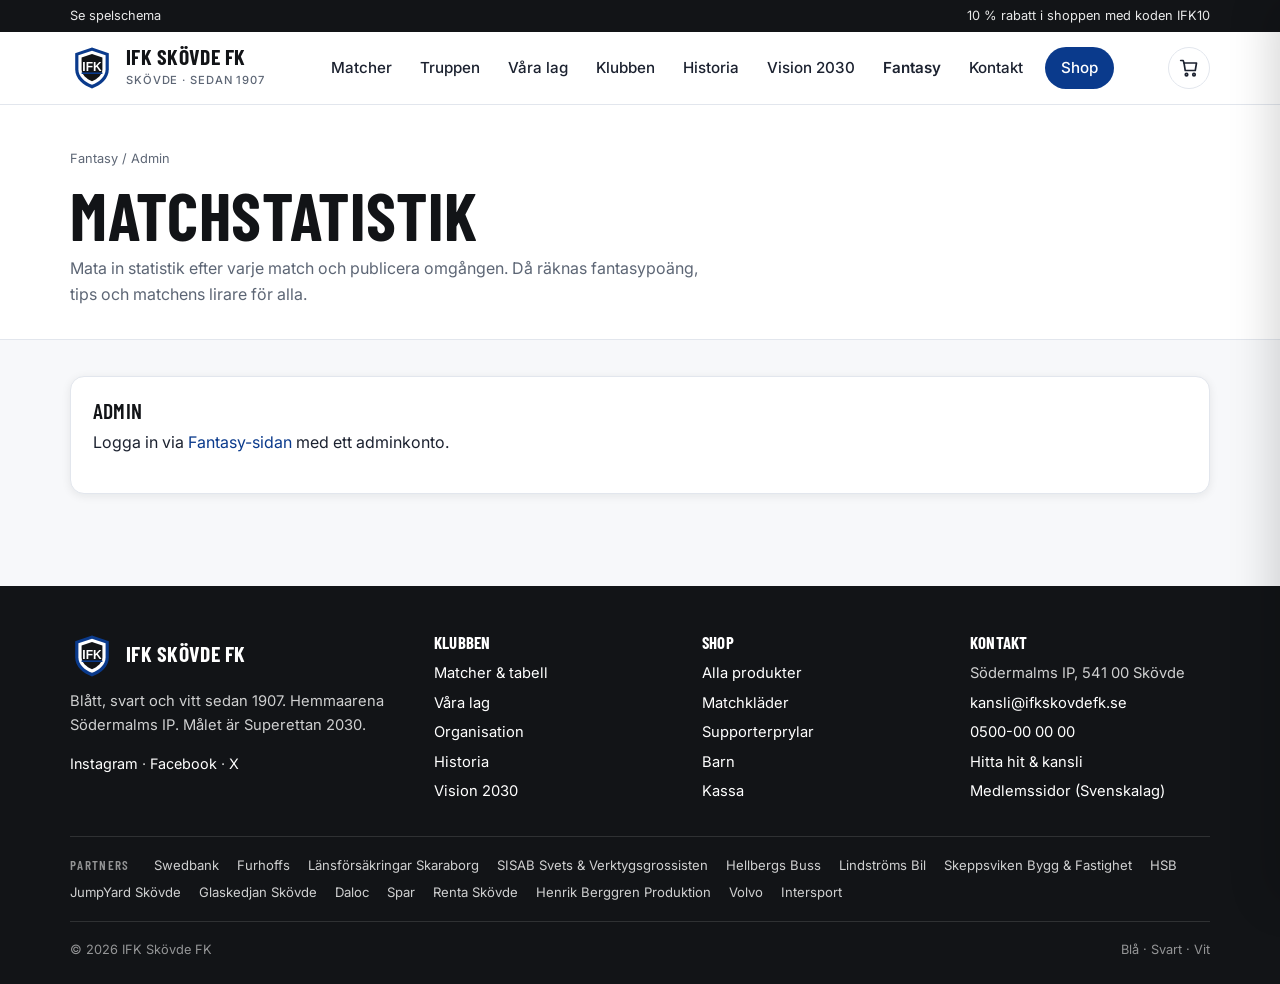
<file: admin.html>
<!DOCTYPE html>
<html lang="sv">
<head>
<meta charset="utf-8">
<meta name="viewport" content="width=device-width, initial-scale=1">
<meta name="theme-color" content="#0A3A8C">
<link rel="icon" href="assets/img/logo.svg" type="image/svg+xml">
<link rel="preconnect" href="https://fonts.googleapis.com"><link rel="preconnect" href="https://fonts.gstatic.com" crossorigin>
<link href="https://fonts.googleapis.com/css2?family=Barlow+Condensed:wght@600;700&family=Inter:wght@400;500;600;700&display=swap" rel="stylesheet">
<link rel="stylesheet" href="assets/css/style.css">
<title>Admin – IFK Skövde FK</title>
<meta name="robots" content="noindex">
</head>
<body data-page="admin">
<a class="skip-link" href="#main">Hoppa till innehåll</a>
<header class="site-header" id="site-header"></header>
<main id="main">
  <section class="page-hero"><div class="container"><div class="crumbs"><a href="fantasy.html">Fantasy</a> / Admin</div><h1>Matchstatistik</h1><p>Mata in statistik efter varje match och publicera omgången. Då räknas fantasypoäng, tips och matchens lirare för alla.</p></div></section>
  <section class="section--tight"><div class="container" id="admin"><p class="empty">Laddar…</p></div></section>
</main>
<footer class="site-footer" id="site-footer"></footer>
<script src="assets/js/data.js"></script>
<script src="assets/js/main.js"></script>
<script src="assets/js/shop.js"></script>
<script src="assets/js/backend.js"></script>
<script src="assets/js/scoring.js"></script>
<script src="assets/js/engage.js"></script>
<script src="assets/js/motion.js"></script>
<script src="assets/js/admin.js"></script>
</body>
</html>
</file>
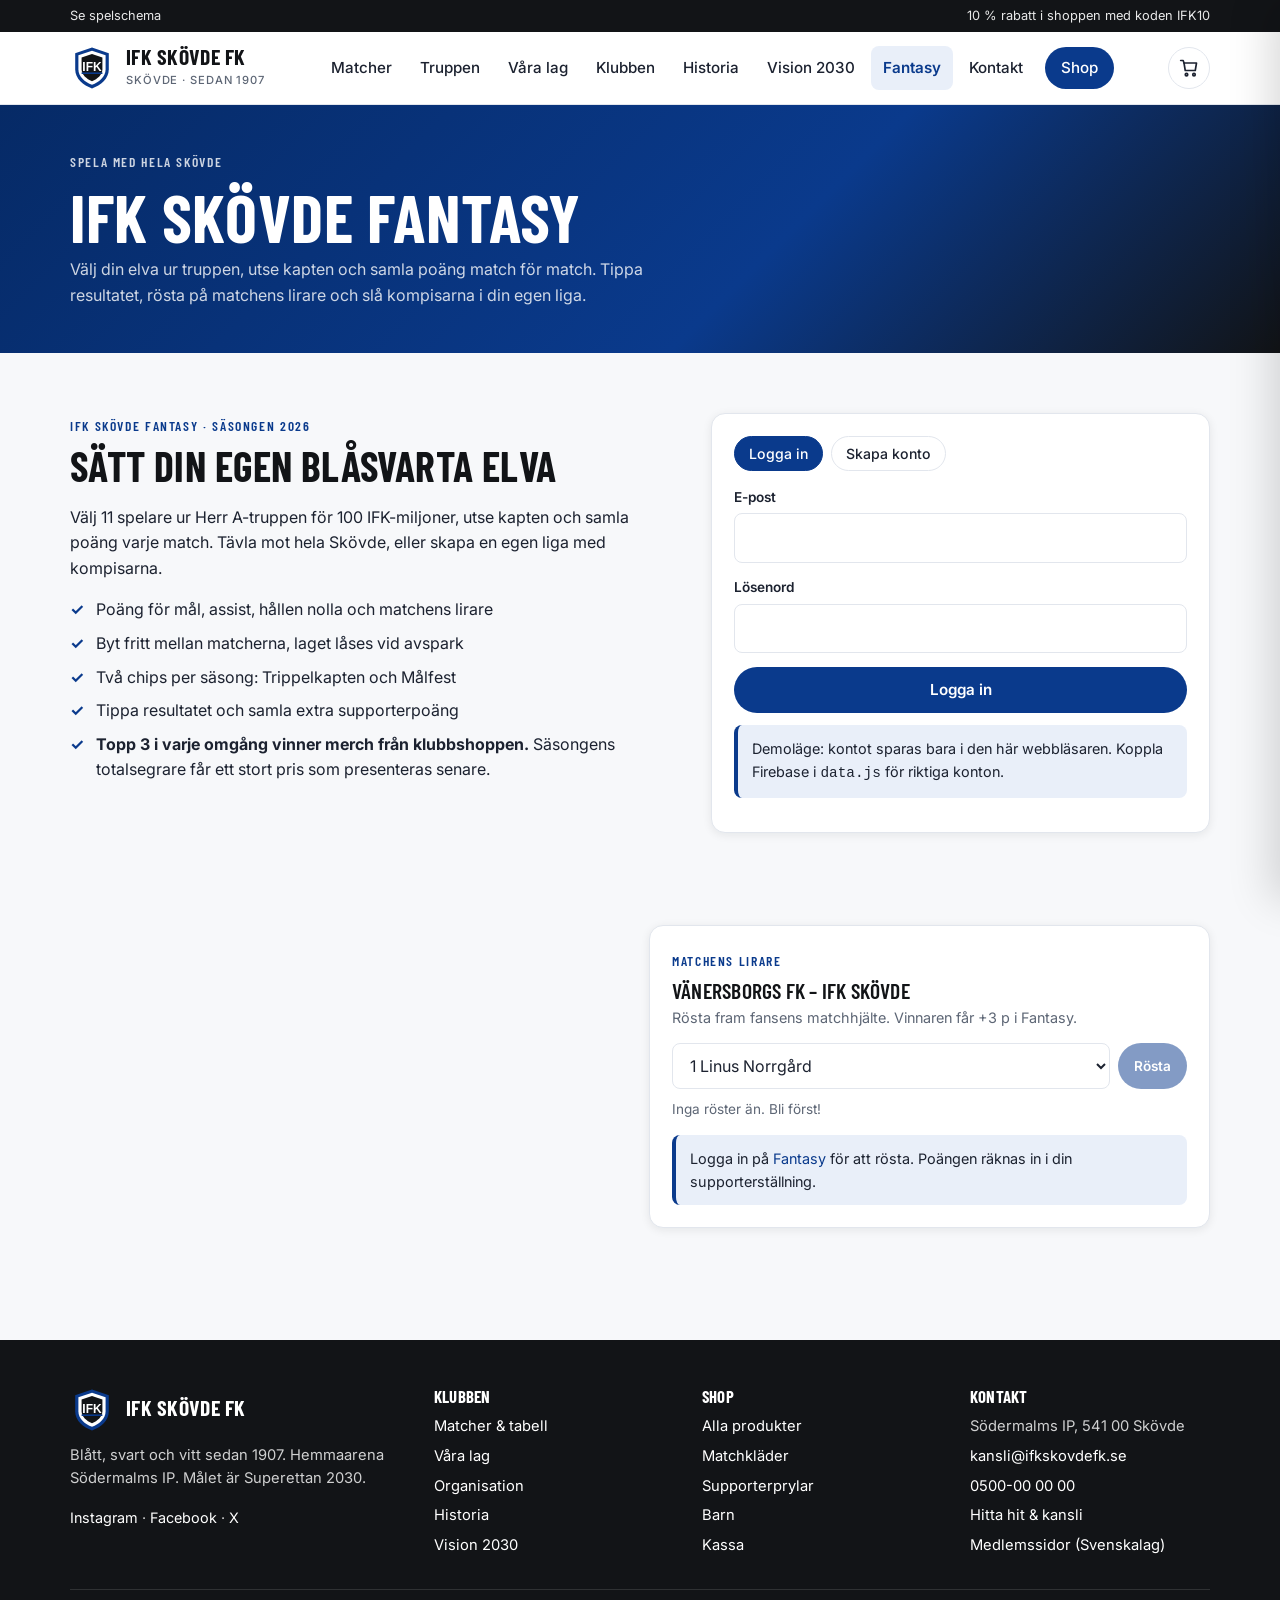
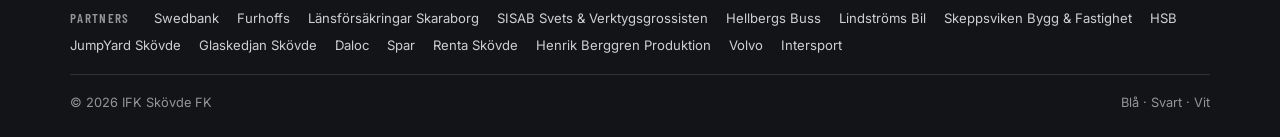
<file: fantasy.html>
<!DOCTYPE html>
<html lang="sv">
<head>
<meta charset="utf-8">
<meta name="viewport" content="width=device-width, initial-scale=1">
<meta name="theme-color" content="#0A3A8C">
<link rel="icon" href="assets/img/logo.svg" type="image/svg+xml">
<link rel="preconnect" href="https://fonts.googleapis.com"><link rel="preconnect" href="https://fonts.gstatic.com" crossorigin>
<link href="https://fonts.googleapis.com/css2?family=Barlow+Condensed:wght@600;700&family=Inter:wght@400;500;600;700&display=swap" rel="stylesheet">
<link rel="stylesheet" href="assets/css/style.css">
<title>IFK Skövde Fantasy</title>
<meta name="description" content="Sätt din egen blåsvarta elva, utse kapten och samla poäng varje match. Tävla mot hela Skövde i IFK Skövde Fantasy.">
</head>
<body data-page="fantasy">
<a class="skip-link" href="#main">Hoppa till innehåll</a>
<header class="site-header" id="site-header"></header>
<main id="main">
  <section class="fx-hero"><div class="container">
    <span class="eyebrow" style="color:#fff;opacity:.8">Spela med hela Skövde</span>
    <h1>IFK Skövde Fantasy</h1>
    <p>Välj din elva ur truppen, utse kapten och samla poäng match för match. Tippa resultatet, rösta på matchens lirare och slå kompisarna i din egen liga.</p>
  </div></section>
  <section class="section--tight"><div class="container" id="fantasy"><p class="empty">Laddar…</p></div></section>
  <section class="section"><div class="container"><div class="grid grid--2"><div id="tip-widget"></div><div id="motm-widget"></div></div></div></section>
</main>
<footer class="site-footer" id="site-footer"></footer>
<script src="assets/js/data.js"></script>
<script src="assets/js/main.js"></script>
<script src="assets/js/shop.js"></script>
<script src="assets/js/backend.js"></script>
<script src="assets/js/scoring.js"></script>
<script src="assets/js/engage.js"></script>
<script src="assets/js/motion.js"></script>
<script src="assets/js/fantasy.js"></script>
</body>
</html>
</file>
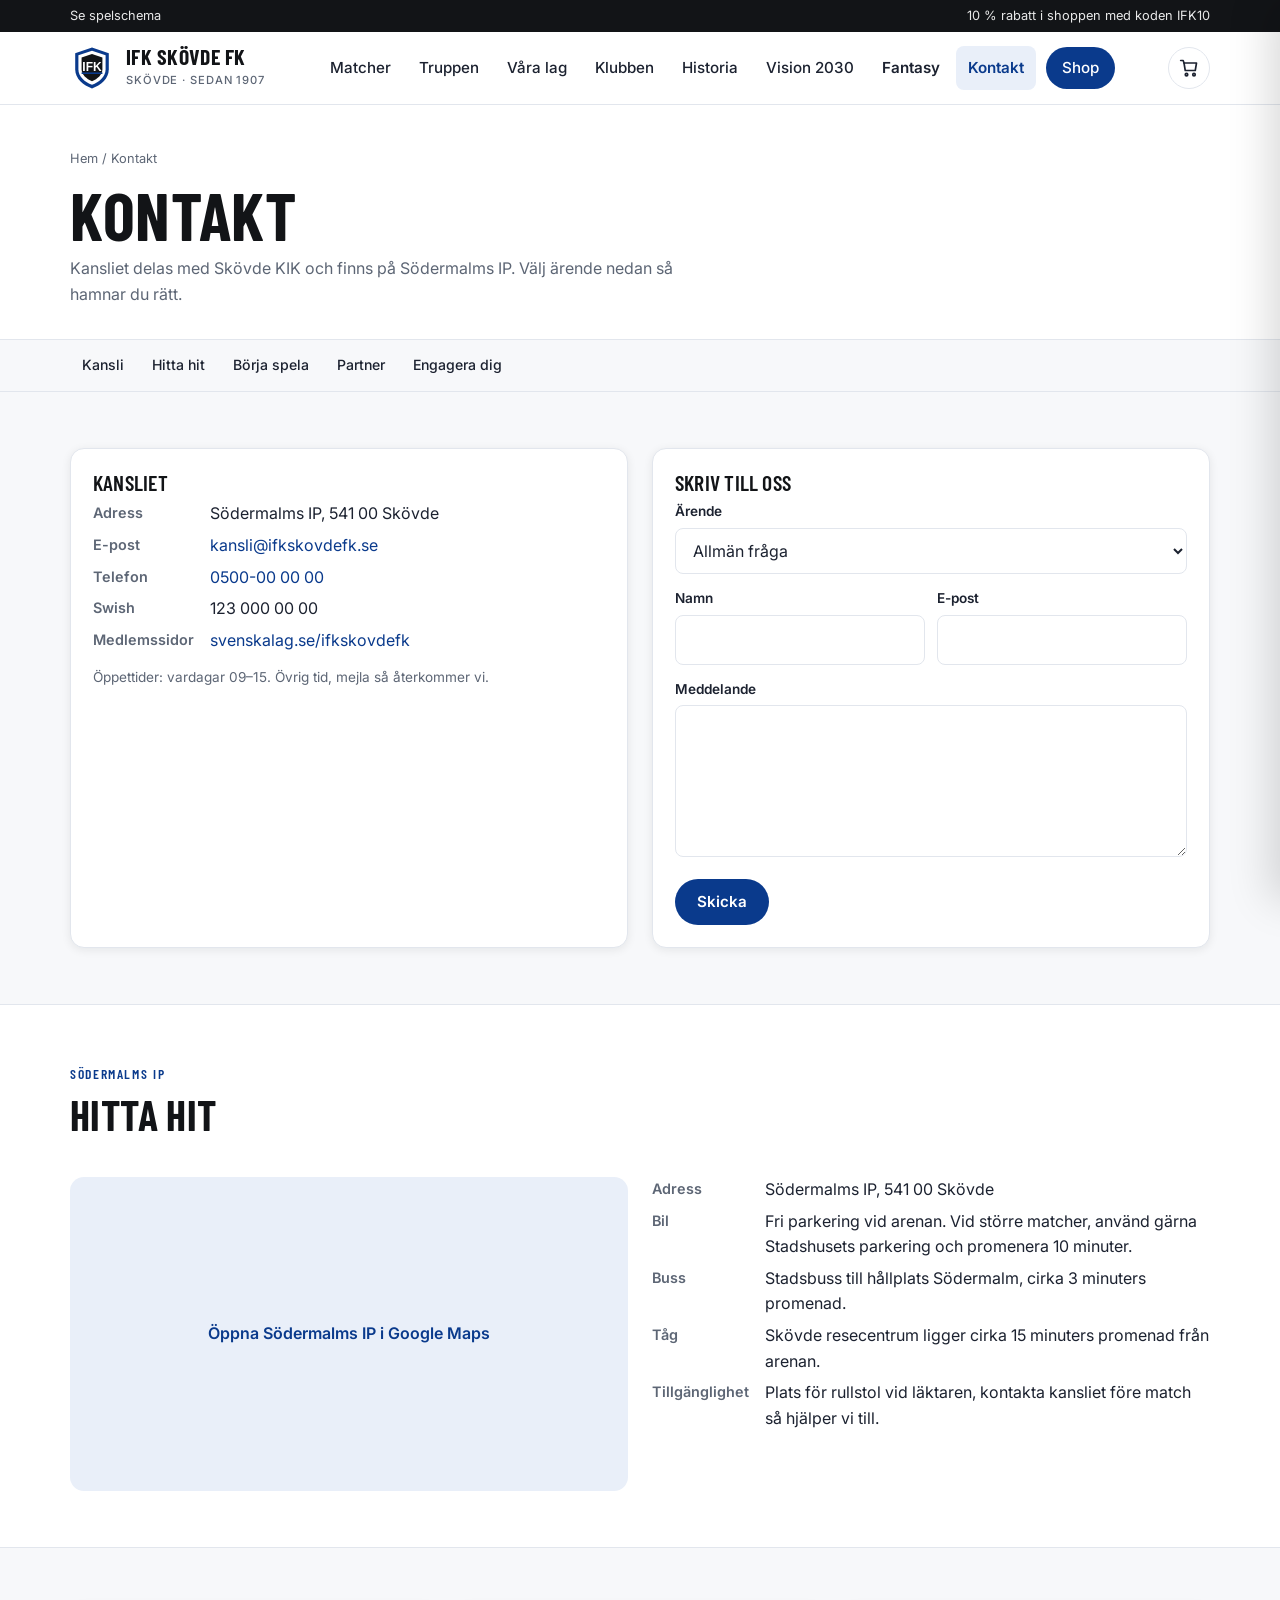
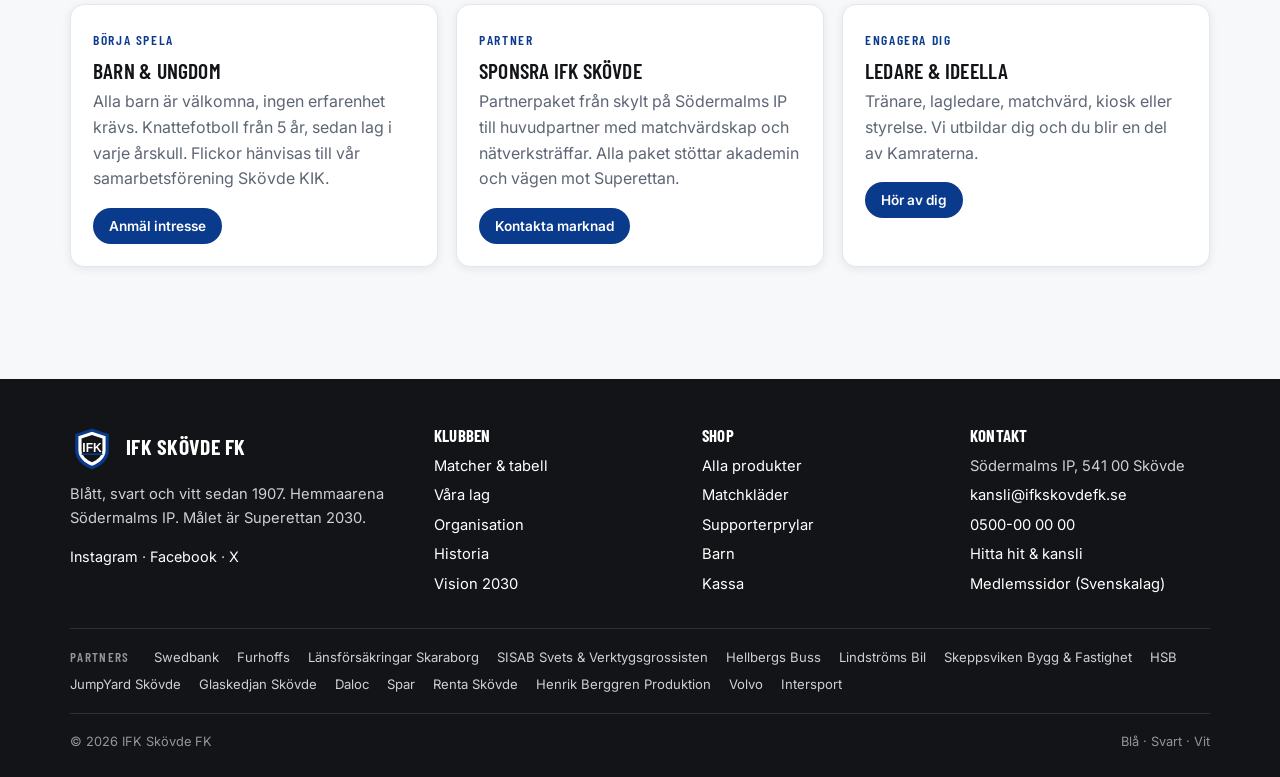
<file: kontakt.html>
<!DOCTYPE html>
<html lang="sv">
<head>
<meta charset="utf-8">
<meta name="viewport" content="width=device-width, initial-scale=1">
<title>Kontakt – IFK Skövde FK</title>
<meta name="description" content="Kontakta IFK Skövde FK: kansli, hitta till Södermalms IP, börja spela, bli partner eller engagera dig.">
<meta name="theme-color" content="#0A3A8C">
<link rel="icon" href="assets/img/logo.svg" type="image/svg+xml">
<link rel="preconnect" href="https://fonts.googleapis.com"><link rel="preconnect" href="https://fonts.gstatic.com" crossorigin>
<link href="https://fonts.googleapis.com/css2?family=Barlow+Condensed:wght@600;700&family=Inter:wght@400;500;600;700&display=swap" rel="stylesheet">
<link rel="stylesheet" href="assets/css/style.css">
</head>
<body data-page="kontakt">
<a class="skip-link" href="#main">Hoppa till innehåll</a>
<header class="site-header" id="site-header"></header>
<main id="main">
  <section class="page-hero"><div class="container">
    <div class="crumbs"><a href="index.html">Hem</a> / Kontakt</div>
    <h1>Kontakt</h1>
    <p>Kansliet delas med Skövde KIK och finns på Södermalms IP. Välj ärende nedan så hamnar du rätt.</p>
  </div></section>
  <nav class="subnav" aria-label="Sektioner"><div class="container"><a href="#kansli">Kansli</a><a href="#hitta">Hitta hit</a><a href="#borja">Börja spela</a><a href="#partner">Partner</a><a href="#engagera">Engagera dig</a></div></nav>

  <section class="section" id="kansli"><div class="container">
    <div class="contact-grid">
      <div class="card"><h3>Kansliet</h3>
        <dl class="dl" id="contact-dl"></dl>
        <p style="font-size:.85rem;color:var(--muted);margin:14px 0 0">Öppettider: vardagar 09–15. Övrig tid, mejla så återkommer vi.</p></div>
      <div class="card"><h3>Skriv till oss</h3>
        <form id="contact-form">
          <div class="field"><label for="c-subject">Ärende</label>
            <select id="c-subject" name="subject"><option>Allmän fråga</option><option>Börja spela</option><option>Partner &amp; sponsring</option><option>Ledare / ideell</option><option>Media</option><option>Shop &amp; beställning</option></select></div>
          <div class="field field--row"><div><label for="c-name">Namn</label><input id="c-name" name="name" required autocomplete="name"></div><div><label for="c-email">E-post</label><input id="c-email" name="email" type="email" required autocomplete="email"></div></div>
          <div class="field"><label for="c-msg">Meddelande</label><textarea id="c-msg" name="message" rows="5" required></textarea></div>
          <button class="btn btn--primary" type="submit">Skicka</button>
        </form></div>
    </div>
  </div></section>

  <section class="section section--alt" id="hitta"><div class="container">
    <div class="section-head"><div><span class="eyebrow">Södermalms IP</span><h2>Hitta hit</h2></div></div>
    <div class="contact-grid">
      <a class="map" id="map-link" href="#" target="_blank" rel="noopener">Öppna Södermalms IP i Google Maps</a>
      <div><dl class="dl">
        <dt>Adress</dt><dd id="addr"></dd>
        <dt>Bil</dt><dd>Fri parkering vid arenan. Vid större matcher, använd gärna Stadshusets parkering och promenera 10 minuter.</dd>
        <dt>Buss</dt><dd>Stadsbuss till hållplats Södermalm, cirka 3 minuters promenad.</dd>
        <dt>Tåg</dt><dd>Skövde resecentrum ligger cirka 15 minuters promenad från arenan.</dd>
        <dt>Tillgänglighet</dt><dd>Plats för rullstol vid läktaren, kontakta kansliet före match så hjälper vi till.</dd>
      </dl></div>
    </div>
  </div></section>

  <section class="section" id="borja"><div class="container">
    <div class="grid grid--3">
      <div class="card"><span class="eyebrow">Börja spela</span><h3>Barn &amp; ungdom</h3><p style="color:var(--muted)">Alla barn är välkomna, ingen erfarenhet krävs. Knattefotboll från 5 år, sedan lag i varje årskull. Flickor hänvisas till vår samarbetsförening Skövde KIK.</p><a class="btn btn--primary btn--sm" href="#kansli" onclick="document.getElementById('c-subject').value='Börja spela'">Anmäl intresse</a></div>
      <div class="card" id="partner"><span class="eyebrow">Partner</span><h3>Sponsra IFK Skövde</h3><p style="color:var(--muted)">Partnerpaket från skylt på Södermalms IP till huvudpartner med matchvärdskap och nätverksträffar. Alla paket stöttar akademin och vägen mot Superettan.</p><a class="btn btn--primary btn--sm" href="#kansli" onclick="document.getElementById('c-subject').value='Partner & sponsring'">Kontakta marknad</a></div>
      <div class="card" id="engagera"><span class="eyebrow">Engagera dig</span><h3>Ledare &amp; ideella</h3><p style="color:var(--muted)">Tränare, lagledare, matchvärd, kiosk eller styrelse. Vi utbildar dig och du blir en del av Kamraterna.</p><a class="btn btn--primary btn--sm" href="#kansli" onclick="document.getElementById('c-subject').value='Ledare / ideell'">Hör av dig</a></div>
    </div>
  </div></section>
</main>
<footer class="site-footer" id="site-footer"></footer>
<script src="assets/js/data.js"></script>
<script src="assets/js/main.js"></script>
<script src="assets/js/shop.js"></script>
<script src="assets/js/backend.js"></script>
<script src="assets/js/scoring.js"></script>
<script src="assets/js/engage.js"></script>
<script src="assets/js/motion.js"></script>
<script>
document.addEventListener("ifk:ready", () => {
  const { esc, toast } = window.IFKUtil; const c = IFK.club;
  document.getElementById("contact-dl").innerHTML = `<dt>Adress</dt><dd>${esc(c.address)}</dd><dt>E-post</dt><dd><a href="mailto:${esc(c.email)}">${esc(c.email)}</a></dd><dt>Telefon</dt><dd><a href="tel:${esc(c.phone.replace(/\s|-/g,''))}">${esc(c.phone)}</a></dd><dt>Swish</dt><dd>${esc(c.swish)}</dd>${c.orgNr ? `<dt>Org.nr</dt><dd>${esc(c.orgNr)}</dd>` : ""}<dt>Medlemssidor</dt><dd><a href="${esc(c.social.svenskalag)}" target="_blank" rel="noopener">svenskalag.se/ifkskovdefk</a></dd>`;
  document.getElementById("addr").textContent = c.address;
  document.getElementById("map-link").href = "https://www.google.com/maps/search/?api=1&query=" + encodeURIComponent(c.ground + ", " + c.city);
  document.getElementById("contact-form").addEventListener("submit", e => {
    e.preventDefault(); const f = Object.fromEntries(new FormData(e.target).entries());
    location.href = `mailto:${encodeURIComponent(c.email)}?subject=${encodeURIComponent(f.subject + " – " + f.name)}&body=${encodeURIComponent(f.message + "\n\n" + f.name + "\n" + f.email)}`;
    toast("Ditt e-postprogram öppnas med meddelandet");
  });
});
</script>
</body>
</html>
</file>
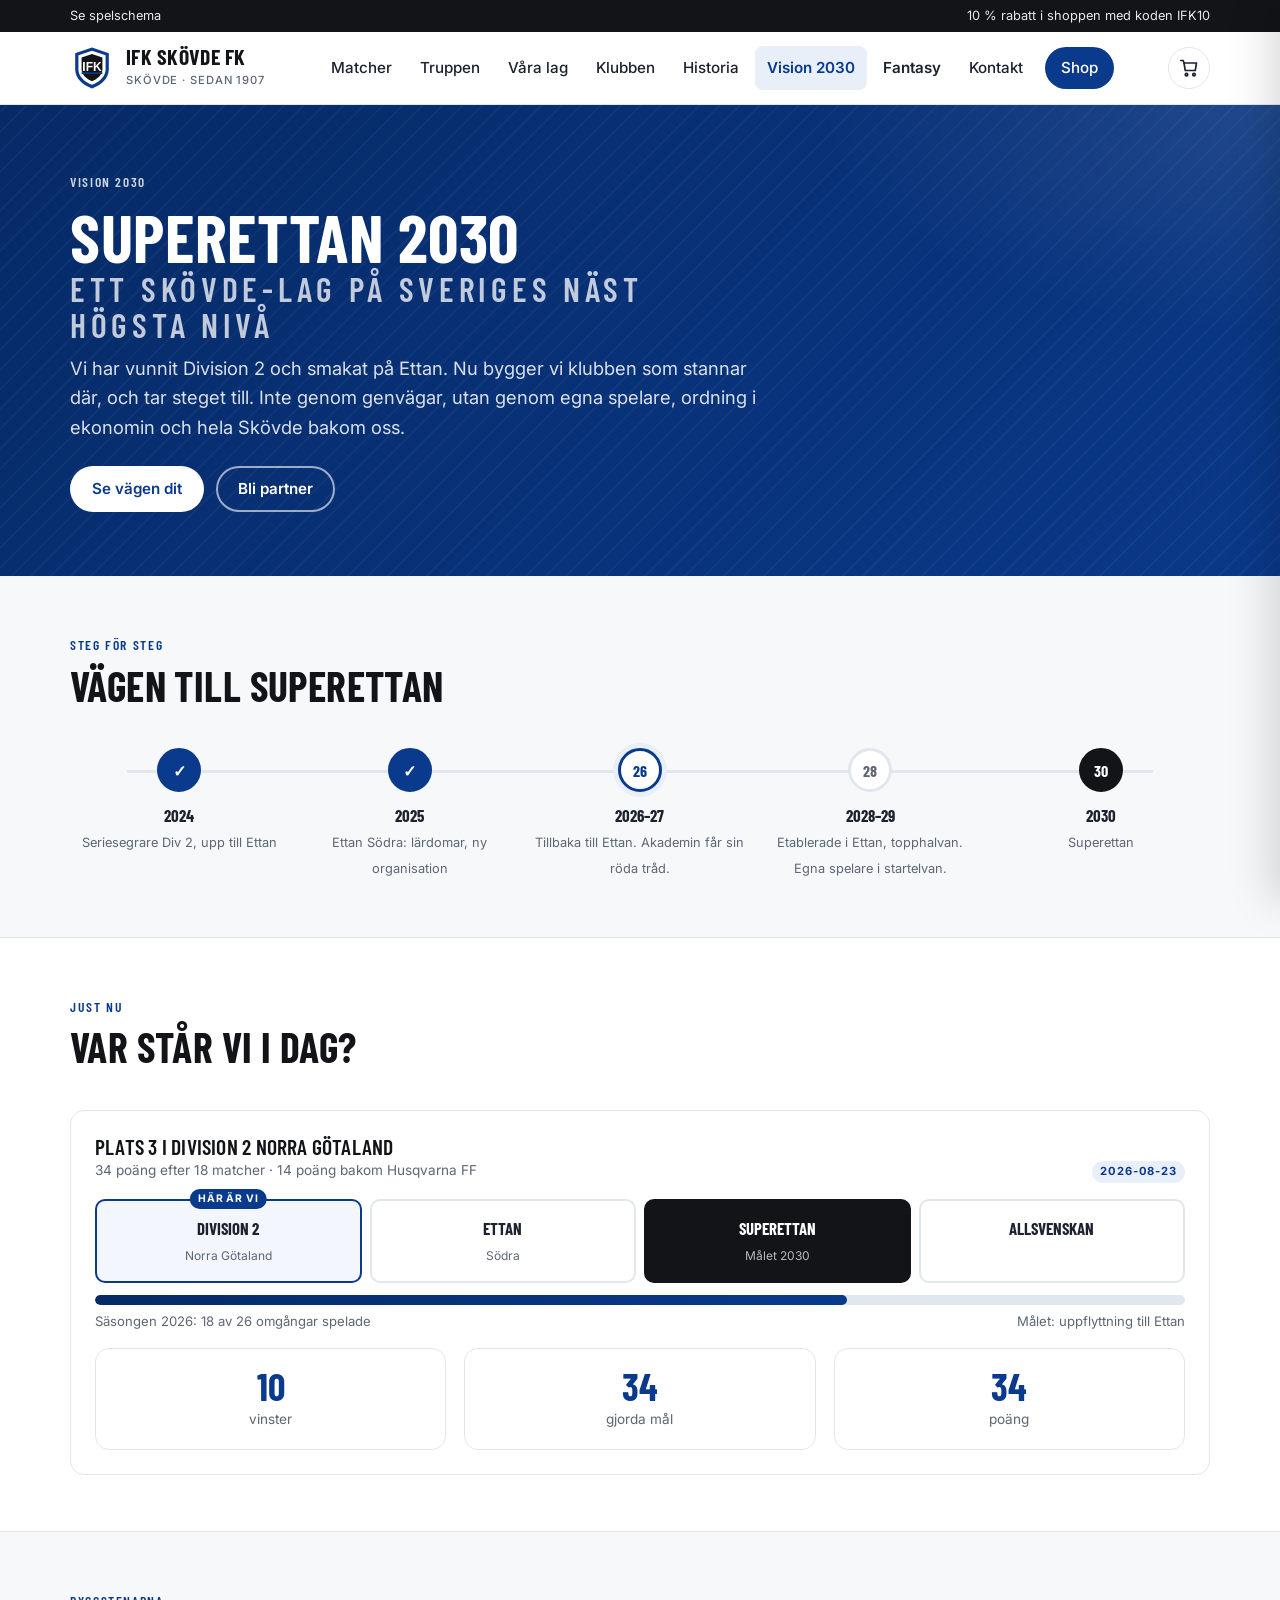
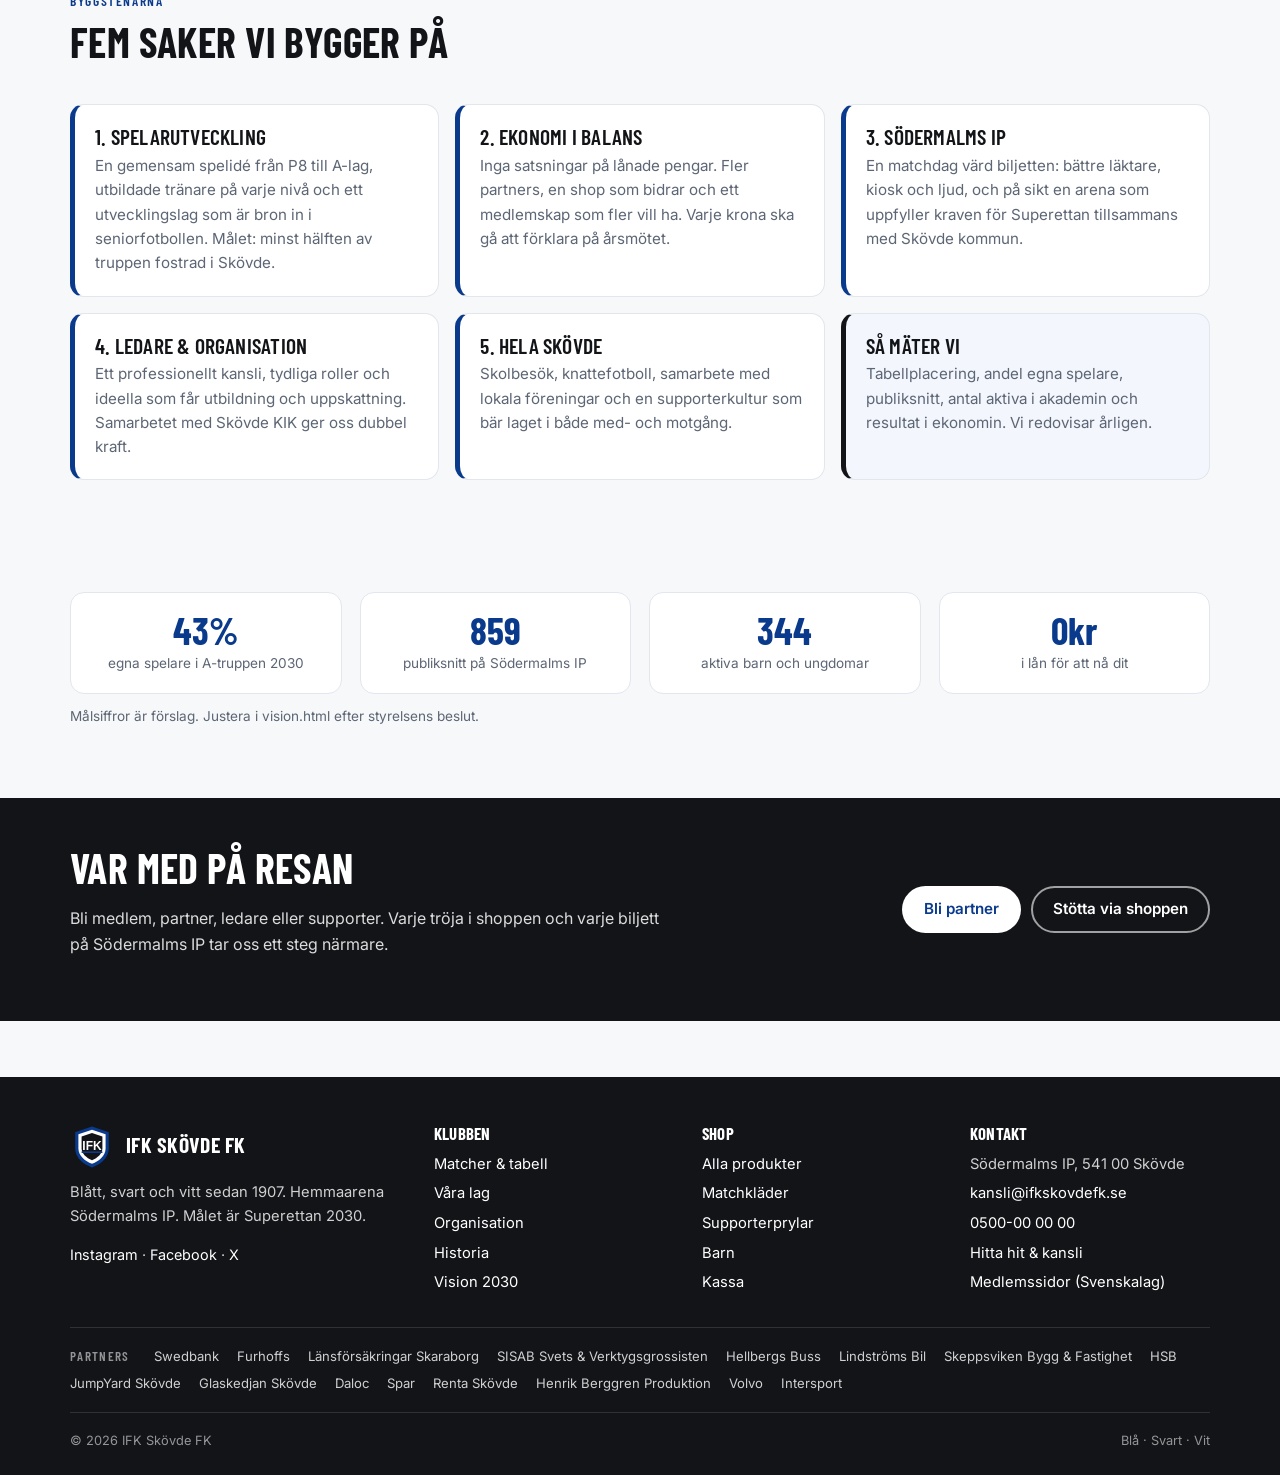
<file: vision.html>
<!DOCTYPE html>
<html lang="sv">
<head>
<meta charset="utf-8">
<meta name="viewport" content="width=device-width, initial-scale=1">
<title>Vision 2030: Superettan – IFK Skövde FK</title>
<meta name="description" content="IFK Skövde FK:s ambition att nå Superettan till 2030: vägen dit, byggstenarna och hur du kan bidra.">
<meta name="theme-color" content="#0A3A8C">
<link rel="icon" href="assets/img/logo.svg" type="image/svg+xml">
<link rel="preconnect" href="https://fonts.googleapis.com"><link rel="preconnect" href="https://fonts.gstatic.com" crossorigin>
<link href="https://fonts.googleapis.com/css2?family=Barlow+Condensed:wght@600;700&family=Inter:wght@400;500;600;700&display=swap" rel="stylesheet">
<link rel="stylesheet" href="assets/css/style.css">
</head>
<body data-page="vision">
<a class="skip-link" href="#main">Hoppa till innehåll</a>
<header class="site-header" id="site-header"></header>
<main id="main">
  <section class="hero"><div class="container" style="grid-template-columns:1fr">
    <div style="max-width:70ch">
      <span class="eyebrow" style="color:#fff;opacity:.8">Vision 2030</span>
      <h1>Superettan 2030<span>Ett Skövde-lag på Sveriges näst högsta nivå</span></h1>
      <p class="lead">Vi har vunnit Division 2 och smakat på Ettan. Nu bygger vi klubben som stannar där, och tar steget till. Inte genom genvägar, utan genom egna spelare, ordning i ekonomin och hela Skövde bakom oss.</p>
      <div class="hero__cta"><a class="btn btn--light" href="#vagen">Se vägen dit</a><a class="btn btn--ghost" href="kontakt.html#partner">Bli partner</a></div>
    </div>
  </div></section>

  <section class="section" id="vagen"><div class="container">
    <div class="section-head"><div><span class="eyebrow">Steg för steg</span><h2>Vägen till Superettan</h2></div></div>
    <div class="roadmap">
      <div class="step step--done"><div class="step__dot">✓</div><b>2024</b><span>Seriesegrare Div 2, upp till Ettan</span></div>
      <div class="step step--done"><div class="step__dot">✓</div><b>2025</b><span>Ettan Södra: lärdomar, ny organisation</span></div>
      <div class="step step--now"><div class="step__dot">26</div><b>2026–27</b><span>Tillbaka till Ettan. Akademin får sin röda tråd.</span></div>
      <div class="step"><div class="step__dot">28</div><b>2028–29</b><span>Etablerade i Ettan, topphalvan. Egna spelare i startelvan.</span></div>
      <div class="step step--goal"><div class="step__dot">30</div><b>2030</b><span>Superettan</span></div>
    </div>
  </div></section>

  <section class="section section--alt"><div class="container">
    <div class="section-head"><div><span class="eyebrow">Just nu</span><h2>Var står vi i dag?</h2></div></div>
    <div class="tracker" id="tracker"></div>
  </div></section>

  <section class="section"><div class="container">
    <div class="section-head"><div><span class="eyebrow">Byggstenarna</span><h2>Fem saker vi bygger på</h2></div></div>
    <div class="pillars">
      <div class="pillar"><h3>1. Spelarutveckling</h3><p>En gemensam spelidé från P8 till A-lag, utbildade tränare på varje nivå och ett utvecklingslag som är bron in i seniorfotbollen. Målet: minst hälften av truppen fostrad i Skövde.</p></div>
      <div class="pillar"><h3>2. Ekonomi i balans</h3><p>Inga satsningar på lånade pengar. Fler partners, en shop som bidrar och ett medlemskap som fler vill ha. Varje krona ska gå att förklara på årsmötet.</p></div>
      <div class="pillar"><h3>3. Södermalms IP</h3><p>En matchdag värd biljetten: bättre läktare, kiosk och ljud, och på sikt en arena som uppfyller kraven för Superettan tillsammans med Skövde kommun.</p></div>
      <div class="pillar"><h3>4. Ledare &amp; organisation</h3><p>Ett professionellt kansli, tydliga roller och ideella som får utbildning och uppskattning. Samarbetet med Skövde KIK ger oss dubbel kraft.</p></div>
      <div class="pillar"><h3>5. Hela Skövde</h3><p>Skolbesök, knattefotboll, samarbete med lokala föreningar och en supporterkultur som bär laget i både med- och motgång.</p></div>
      <div class="pillar" style="border-left-color:var(--black);background:var(--blue-tint)"><h3>Så mäter vi</h3><p>Tabellplacering, andel egna spelare, publiksnitt, antal aktiva i akademin och resultat i ekonomin. Vi redovisar årligen.</p></div>
    </div>
  </div></section>

  <section class="section"><div class="container">
    <div class="grid grid--4">
      <div class="stat"><b>50 %</b><span>egna spelare i A-truppen 2030</span></div>
      <div class="stat"><b>1 000</b><span>publiksnitt på Södermalms IP</span></div>
      <div class="stat"><b>400</b><span>aktiva barn och ungdomar</span></div>
      <div class="stat"><b>0 kr</b><span>i lån för att nå dit</span></div>
    </div>
    <p style="font-size:.85rem;color:var(--muted);margin-top:12px">Målsiffror är förslag. Justera i vision.html efter styrelsens beslut.</p>
  </div></section>

  <section class="band band--dark"><div class="container">
    <div><h2>Var med på resan</h2><p>Bli medlem, partner, ledare eller supporter. Varje tröja i shoppen och varje biljett på Södermalms IP tar oss ett steg närmare.</p></div>
    <div style="display:flex;gap:10px;flex-wrap:wrap"><a class="btn btn--light" href="kontakt.html#partner">Bli partner</a><a class="btn btn--ghost" style="color:#fff;border-color:rgba(255,255,255,.6)" href="shop.html">Stötta via shoppen</a></div>
  </div></section>
</main>
<footer class="site-footer" id="site-footer"></footer>
<script src="assets/js/data.js"></script>
<script src="assets/js/main.js"></script>
<script src="assets/js/shop.js"></script>
<script src="assets/js/backend.js"></script>
<script src="assets/js/scoring.js"></script>
<script src="assets/js/engage.js"></script>
<script src="assets/js/motion.js"></script>
<script>
document.addEventListener("ifk:ready", () => {
  const t = IFK.table; const rows = t.rows; const i = rows.findIndex(r => /skövde/i.test(r.team)); const me = rows[i];
  const leader = rows[0]; const gap = leader.pts - me.pts; const played = me.p; const total = 26;
  const ladder = [["Division 2", "Norra Götaland", "now"], ["Ettan", "Södra", ""], ["Superettan", "Målet 2030", "goal"], ["Allsvenskan", "", ""]];
  document.getElementById("tracker").innerHTML = `
    <div class="section-head" style="margin-bottom:6px"><div><h3 style="margin:0">Plats ${i + 1} i ${IFK.club.league}</h3><span class="team__meta">${me.pts} poäng efter ${played} matcher · ${gap ? gap + " poäng bakom " + leader.team : "serieledare"}</span></div><span class="tag">${t.updated}</span></div>
    <div class="tracker__ladder">${ladder.map(([a, b, k]) => `<div class="rung ${k ? "rung--" + k : ""}"><b>${a}</b><span>${b}</span></div>`).join("")}</div>
    <div class="tracker__meter"><i style="width:0" id="meter"></i></div>
    <div class="tracker__foot"><span>Säsongen 2026: ${played} av ${total} omgångar spelade</span><span>Målet: uppflyttning till Ettan</span></div>
    <div class="grid grid--3" style="margin-top:16px"><div class="stat"><b data-count="${me.w}">${me.w}</b><span>vinster</span></div><div class="stat"><b data-count="${me.gf}">${me.gf}</b><span>gjorda mål</span></div><div class="stat"><b data-count="${me.pts}">${me.pts}</b><span>poäng</span></div></div>`;
  setTimeout(() => document.getElementById("meter").style.width = Math.round(played / total * 100) + "%", 400);
});
</script>
</body>
</html>
</file>
<file: assets/css/style.css>
/* IFK Skövde FK – design tokens & base
   Club colours: blue, black, white. Blue leads, black anchors, white carries. */
:root{
  --blue:#0A3A8C;
  --blue-deep:#062A66;
  --blue-soft:#E9EFF9;
  --blue-tint:#F3F6FC;
  --black:#121417;
  --ink:#1C2230;
  --muted:#5D6675;
  --line:#E2E6ED;
  --bg:#F7F8FA;
  --white:#FFFFFF;
  --ok:#1E7F4F;
  --warn:#B45309;
  --radius:14px;
  --radius-sm:8px;
  --shadow:0 8px 30px rgba(10,58,140,.10);
  --shadow-sm:0 2px 10px rgba(18,20,23,.08);
  --font-body:"Inter",system-ui,-apple-system,"Segoe UI",Roboto,Helvetica,Arial,sans-serif;
  --font-head:"Barlow Condensed","Arial Narrow",Impact,"Helvetica Neue",Arial,sans-serif;
  --max:1180px;
  color-scheme:light;
}
*{box-sizing:border-box}
html{scroll-behavior:smooth;-webkit-text-size-adjust:100%}
body{margin:0;font-family:var(--font-body);color:var(--ink);background:var(--bg);line-height:1.6;font-size:16px}
img,svg{max-width:100%;display:block}
a{color:var(--blue);text-decoration:none}
a:hover{text-decoration:underline}
h1,h2,h3,h4{font-family:var(--font-head);line-height:1.05;margin:0 0 .4em;color:var(--black);letter-spacing:.01em;text-transform:uppercase}
h1{font-size:clamp(2.4rem,6vw,4.2rem);font-weight:700}
h2{font-size:clamp(1.8rem,4vw,2.6rem);font-weight:700}
h3{font-size:1.35rem;font-weight:600}
p{margin:0 0 1em}
.lead{font-size:1.15rem;color:var(--muted);max-width:62ch}
.container{max-width:var(--max);margin:0 auto;padding:0 20px}
.section{padding:56px 0}
.section--tight{padding:36px 0}
.section--alt{background:var(--white);border-top:1px solid var(--line);border-bottom:1px solid var(--line)}
.section-head{display:flex;align-items:end;justify-content:space-between;gap:16px;flex-wrap:wrap;margin-bottom:24px}
.section-head p{margin:0;color:var(--muted)}
.eyebrow{display:inline-block;font-family:var(--font-head);text-transform:uppercase;letter-spacing:.12em;font-size:.85rem;font-weight:600;color:var(--blue);margin-bottom:8px}
.sr-only{position:absolute;width:1px;height:1px;overflow:hidden;clip:rect(0 0 0 0);white-space:nowrap}
.skip-link{position:absolute;left:-999px;top:8px;background:var(--black);color:#fff;padding:8px 12px;border-radius:6px;z-index:999}
.skip-link:focus{left:8px}

/* Buttons */
.btn{display:inline-flex;align-items:center;justify-content:center;gap:8px;padding:12px 20px;border-radius:999px;font-weight:600;font-size:.95rem;border:2px solid transparent;cursor:pointer;transition:.18s ease;text-decoration:none!important;line-height:1.2;font-family:var(--font-body)}
.btn--primary{background:var(--blue);color:#fff}
.btn--primary:hover{background:var(--blue-deep);transform:translateY(-1px)}
.btn--dark{background:var(--black);color:#fff}
.btn--dark:hover{background:#000}
.btn--ghost{background:transparent;color:var(--blue);border-color:var(--blue)}
.btn--ghost:hover{background:var(--blue-soft)}
.btn--light{background:#fff;color:var(--blue)}
.btn--light:hover{background:var(--blue-soft)}
.btn--sm{padding:8px 14px;font-size:.85rem}
.btn--block{width:100%}
.btn:disabled{opacity:.5;cursor:not-allowed;transform:none}

/* Header */
.site-header{position:sticky;top:0;z-index:50;background:rgba(255,255,255,.92);backdrop-filter:blur(10px);border-bottom:1px solid var(--line)}
.topbar{background:var(--black);color:#fff;font-size:.8rem}
.topbar .container{display:flex;justify-content:space-between;align-items:center;min-height:32px;gap:12px}
.topbar a{color:#fff;opacity:.9}
.topbar .next{white-space:nowrap;overflow:hidden;text-overflow:ellipsis}
.nav{display:flex;align-items:center;justify-content:space-between;min-height:72px;gap:16px}
.brand{display:flex;align-items:center;gap:12px;color:var(--black);text-decoration:none!important}
.brand__crest{width:44px;height:44px;flex:none}
.brand__name{font-family:var(--font-head);font-weight:700;font-size:1.35rem;text-transform:uppercase;letter-spacing:.02em;line-height:1}
.brand__sub{display:block;font-family:var(--font-body);font-size:.7rem;color:var(--muted);letter-spacing:.08em;text-transform:uppercase;font-weight:500}
.nav__links{display:flex;gap:4px;list-style:none;margin:0;padding:0;align-items:center}
.nav__links a{display:block;padding:10px 12px;border-radius:8px;color:var(--ink);font-weight:500;font-size:.95rem}
.nav__links a:hover{background:var(--blue-soft);text-decoration:none;color:var(--blue)}
.nav__links a[aria-current="page"]{color:var(--blue);background:var(--blue-soft);font-weight:600}
.nav__links .nav__shop a{background:var(--blue);color:#fff;border-radius:999px;padding:9px 16px;margin-left:6px}
.nav__links .nav__shop a:hover{background:var(--blue-deep)}
.nav__actions{display:flex;align-items:center;gap:8px}
.cart-btn{position:relative;background:none;border:1px solid var(--line);border-radius:999px;width:42px;height:42px;display:inline-flex;align-items:center;justify-content:center;cursor:pointer;color:var(--ink)}
.cart-btn:hover{border-color:var(--blue);color:var(--blue)}
.cart-btn__count{position:absolute;top:-6px;right:-6px;background:var(--blue);color:#fff;font-size:.7rem;font-weight:700;min-width:20px;height:20px;border-radius:999px;display:flex;align-items:center;justify-content:center;padding:0 5px}
.cart-btn__count:empty,.cart-btn__count[data-zero]{display:none}
.burger{display:none;background:none;border:1px solid var(--line);border-radius:10px;width:42px;height:42px;cursor:pointer;align-items:center;justify-content:center;color:var(--ink)}
@media (max-width:960px){
  .burger{display:inline-flex}
  .nav__links{display:none;position:absolute;left:0;right:0;top:100%;background:#fff;flex-direction:column;align-items:stretch;padding:12px 20px 20px;border-bottom:1px solid var(--line);box-shadow:var(--shadow);gap:2px}
  .nav__links.is-open{display:flex}
  .nav__links a{padding:12px 14px;font-size:1.05rem}
  .nav__links .nav__shop a{margin:8px 0 0;text-align:center}
  .brand__sub{display:none}
}

/* Hero */
.hero{position:relative;background:linear-gradient(135deg,var(--blue-deep) 0%,var(--blue) 55%,#1650B5 100%);color:#fff;overflow:hidden}
.hero::after{content:"";position:absolute;inset:0;background:
  radial-gradient(60% 80% at 100% 0%,rgba(255,255,255,.10),transparent 60%),
  repeating-linear-gradient(-45deg,rgba(255,255,255,.03) 0 2px,transparent 2px 14px);pointer-events:none}
.hero .container{position:relative;z-index:1;display:grid;grid-template-columns:1.15fr .85fr;gap:40px;align-items:center;padding-top:64px;padding-bottom:64px}
.hero h1{color:#fff;margin-bottom:12px}
.hero h1 span{color:#fff;opacity:.75;display:block;font-size:.5em;letter-spacing:.14em;font-weight:600}
.hero .lead{color:rgba(255,255,255,.85)}
.hero__cta{display:flex;gap:12px;flex-wrap:wrap;margin-top:24px}
.hero__cta .btn--ghost{color:#fff;border-color:rgba(255,255,255,.6)}
.hero__cta .btn--ghost:hover{background:rgba(255,255,255,.12)}
@media (max-width:860px){.hero .container{grid-template-columns:1fr;padding-top:44px;padding-bottom:44px}}

/* Next match card */
.match-card{background:#fff;color:var(--ink);border-radius:var(--radius);padding:22px 24px;box-shadow:var(--shadow)}
.match-card__label{display:flex;justify-content:space-between;align-items:center;font-size:.8rem;text-transform:uppercase;letter-spacing:.1em;color:var(--muted);font-weight:600;margin-bottom:12px}
.match-card__teams{display:grid;grid-template-columns:1fr auto 1fr;align-items:center;gap:12px;text-align:center}
.match-card__team{font-family:var(--font-head);font-size:1.5rem;font-weight:700;text-transform:uppercase;line-height:1.05}
.match-card__team small{display:block;font-family:var(--font-body);font-size:.75rem;text-transform:none;color:var(--muted);font-weight:500;margin-top:4px}
.match-card__vs{font-family:var(--font-head);font-size:1.1rem;color:var(--muted);font-weight:600}
.match-card__meta{display:flex;justify-content:center;gap:16px;flex-wrap:wrap;margin-top:14px;font-size:.9rem;color:var(--muted)}
.countdown{display:grid;grid-template-columns:repeat(4,1fr);gap:8px;margin-top:16px}
.countdown div{background:var(--blue-tint);border-radius:10px;padding:8px 4px;text-align:center}
.countdown b{display:block;font-family:var(--font-head);font-size:1.6rem;color:var(--blue);line-height:1}
.countdown span{font-size:.7rem;text-transform:uppercase;letter-spacing:.08em;color:var(--muted)}
.match-card__actions{display:flex;gap:8px;margin-top:16px;flex-wrap:wrap}

/* Quick links */
.quick{display:grid;grid-template-columns:repeat(4,1fr);gap:14px;margin-top:-30px;position:relative;z-index:2}
.quick a{background:#fff;border:1px solid var(--line);border-radius:var(--radius);padding:18px;display:flex;gap:14px;align-items:center;color:var(--ink);box-shadow:var(--shadow-sm);transition:.18s}
.quick a:hover{transform:translateY(-2px);box-shadow:var(--shadow);text-decoration:none;border-color:var(--blue)}
.quick__icon{width:44px;height:44px;border-radius:12px;background:var(--blue-soft);color:var(--blue);display:flex;align-items:center;justify-content:center;flex:none}
.quick b{display:block;font-family:var(--font-head);text-transform:uppercase;font-size:1.15rem;line-height:1}
.quick span{font-size:.85rem;color:var(--muted)}
@media (max-width:860px){.quick{grid-template-columns:repeat(2,1fr);margin-top:20px}}

/* Cards & grids */
.grid{display:grid;gap:18px}
.grid--2{grid-template-columns:repeat(2,1fr)}
.grid--3{grid-template-columns:repeat(3,1fr)}
.grid--4{grid-template-columns:repeat(4,1fr)}
@media (max-width:960px){.grid--4{grid-template-columns:repeat(2,1fr)}.grid--3{grid-template-columns:repeat(2,1fr)}}
@media (max-width:600px){.grid--2,.grid--3,.grid--4{grid-template-columns:1fr}}
.card{background:#fff;border:1px solid var(--line);border-radius:var(--radius);padding:22px;box-shadow:var(--shadow-sm)}
.card h3{margin-bottom:8px}
.card--link{display:block;color:var(--ink);transition:.18s}
.card--link:hover{border-color:var(--blue);transform:translateY(-2px);box-shadow:var(--shadow);text-decoration:none}

/* Image placeholder slots (replace with real photos, see assets/img/README.md) */
.ph{position:relative;background:linear-gradient(135deg,var(--blue-deep),var(--blue));border-radius:var(--radius);overflow:hidden;aspect-ratio:16/10;display:flex;align-items:end;color:#fff}
.ph::before{content:"";position:absolute;inset:0;background:repeating-linear-gradient(-45deg,rgba(255,255,255,.05) 0 2px,transparent 2px 16px)}
.ph--square{aspect-ratio:1}
.ph--wide{aspect-ratio:21/9}
.ph--tall{aspect-ratio:4/5}
.ph__label{position:relative;font-size:.75rem;letter-spacing:.08em;text-transform:uppercase;padding:10px 12px;opacity:.8;font-weight:600}
.ph img{position:absolute;inset:0;width:100%;height:100%;object-fit:cover}
.ph--light{background:var(--blue-soft);color:var(--blue)}

/* News */
.news{display:grid;grid-template-columns:repeat(3,1fr);gap:18px}
.news article{background:#fff;border:1px solid var(--line);border-radius:var(--radius);overflow:hidden;display:flex;flex-direction:column}
.news .ph{border-radius:0;aspect-ratio:16/9}
.news__body{padding:18px 20px 20px}
.news time{font-size:.8rem;color:var(--muted);text-transform:uppercase;letter-spacing:.08em;font-weight:600}
.news h3{margin:6px 0 8px;font-size:1.3rem}
.news p{color:var(--muted);font-size:.95rem;margin:0}
@media (max-width:900px){.news{grid-template-columns:1fr}}

/* Fixtures */
.filters{display:flex;gap:8px;flex-wrap:wrap;margin-bottom:18px}
.chip{background:#fff;border:1px solid var(--line);border-radius:999px;padding:8px 14px;font-size:.88rem;cursor:pointer;color:var(--ink);font-weight:500;font-family:var(--font-body)}
.chip:hover{border-color:var(--blue);color:var(--blue)}
.chip[aria-pressed="true"]{background:var(--blue);border-color:var(--blue);color:#fff}
.fixture-list{display:flex;flex-direction:column;gap:10px}
.fixture{display:grid;grid-template-columns:110px 1fr auto;gap:16px;align-items:center;background:#fff;border:1px solid var(--line);border-radius:var(--radius-sm);padding:14px 18px}
.fixture--next{border-color:var(--blue);box-shadow:0 0 0 3px var(--blue-soft)}
.fixture__date{font-family:var(--font-head);font-size:1.15rem;font-weight:700;text-transform:uppercase;line-height:1.05}
.fixture__date small{display:block;font-family:var(--font-body);font-size:.75rem;color:var(--muted);font-weight:500;text-transform:none}
.fixture__teams{font-weight:600}
.fixture__teams .ifk{color:var(--blue)}
.fixture__meta{font-size:.82rem;color:var(--muted)}
.fixture__score{font-family:var(--font-head);font-size:1.5rem;font-weight:700;min-width:64px;text-align:center;border-radius:8px;padding:4px 10px;background:var(--bg)}
.fixture__score--W{background:#E5F5EC;color:var(--ok)}
.fixture__score--L{background:#FCE9E9;color:#B42318}
.fixture__score--D{background:#F1F3F6;color:var(--ink)}
.fixture__score--upcoming{background:var(--blue-soft);color:var(--blue);font-size:1rem;font-family:var(--font-body);font-weight:600}
.tag{display:inline-block;font-size:.7rem;font-weight:700;letter-spacing:.08em;text-transform:uppercase;padding:2px 8px;border-radius:999px;background:var(--blue-soft);color:var(--blue);margin-left:6px;vertical-align:middle}
.tag--dark{background:var(--black);color:#fff}
@media (max-width:640px){.fixture{grid-template-columns:1fr auto}.fixture__date{grid-column:1/-1;font-size:1rem}.fixture__date small{display:inline;margin-left:6px}}

/* Table */
.table-wrap{overflow-x:auto;background:#fff;border:1px solid var(--line);border-radius:var(--radius)}
table{width:100%;border-collapse:collapse;font-size:.93rem;min-width:520px}
th,td{padding:12px 14px;text-align:left;border-bottom:1px solid var(--line)}
th{font-size:.75rem;text-transform:uppercase;letter-spacing:.08em;color:var(--muted);background:var(--blue-tint)}
td.num,th.num{text-align:right;font-variant-numeric:tabular-nums}
tr.is-ifk td{background:var(--blue-soft);font-weight:700;color:var(--blue)}
tr:last-child td{border-bottom:0}
.form{display:inline-flex;gap:3px}
.form i{display:inline-block;width:18px;height:18px;border-radius:4px;font-style:normal;font-size:.65rem;font-weight:700;color:#fff;text-align:center;line-height:18px}
.form .W{background:var(--ok)}.form .D{background:#9AA3B2}.form .L{background:#C0392B}

/* Teams */
.team{background:#fff;border:1px solid var(--line);border-radius:var(--radius);overflow:hidden;display:flex;flex-direction:column;transition:.18s}
.team:hover{border-color:var(--blue);transform:translateY(-2px);box-shadow:var(--shadow)}
.team .ph{border-radius:0;aspect-ratio:16/9}
.team__body{padding:16px 18px 18px;display:flex;flex-direction:column;gap:6px;flex:1}
.team__body h3{margin:0}
.team__meta{font-size:.85rem;color:var(--muted)}
.team__body .btn{margin-top:auto;align-self:start}

/* Org chart */
.org{display:grid;gap:14px}
.org__level{display:grid;gap:14px;grid-template-columns:repeat(auto-fit,minmax(220px,1fr))}
.person{background:#fff;border:1px solid var(--line);border-radius:var(--radius);padding:16px;display:flex;gap:14px;align-items:center}
.person__avatar{width:52px;height:52px;border-radius:50%;background:var(--blue-soft);color:var(--blue);display:flex;align-items:center;justify-content:center;font-family:var(--font-head);font-weight:700;font-size:1.2rem;flex:none}
.person b{display:block;font-size:1rem}
.person span{font-size:.85rem;color:var(--muted)}
.person--lead{border-color:var(--blue);background:var(--blue-tint)}
.org__title{font-family:var(--font-head);text-transform:uppercase;letter-spacing:.08em;font-size:.9rem;color:var(--muted);font-weight:600;margin:10px 0 0}
.accordion details{background:#fff;border:1px solid var(--line);border-radius:var(--radius-sm);margin-bottom:10px}
.accordion summary{cursor:pointer;padding:16px 18px;font-weight:600;list-style:none;display:flex;justify-content:space-between;align-items:center}
.accordion summary::-webkit-details-marker{display:none}
.accordion summary::after{content:"+";font-family:var(--font-head);font-size:1.5rem;color:var(--blue);line-height:1}
.accordion details[open] summary::after{content:"–"}
.accordion .acc__body{padding:0 18px 18px;color:var(--muted)}

/* Timeline */
.timeline{position:relative;padding-left:28px}
.timeline::before{content:"";position:absolute;left:8px;top:6px;bottom:6px;width:2px;background:var(--line)}
.tl{position:relative;padding-bottom:28px}
.tl::before{content:"";position:absolute;left:-26px;top:6px;width:14px;height:14px;border-radius:50%;background:#fff;border:3px solid var(--blue)}
.tl--big::before{background:var(--blue)}
.tl__year{font-family:var(--font-head);font-size:1.8rem;font-weight:700;color:var(--blue);line-height:1}
.tl h3{margin:6px 0 6px}
.tl p{color:var(--muted);margin:0;max-width:64ch}

/* Vision roadmap */
.roadmap{display:grid;grid-template-columns:repeat(5,1fr);gap:12px;position:relative}
.roadmap::before{content:"";position:absolute;left:5%;right:5%;top:22px;height:3px;background:var(--line);z-index:0}
.step{position:relative;z-index:1;text-align:center}
.step__dot{width:44px;height:44px;border-radius:50%;margin:0 auto 10px;background:#fff;border:3px solid var(--line);display:flex;align-items:center;justify-content:center;font-family:var(--font-head);font-weight:700;color:var(--muted)}
.step--done .step__dot{background:var(--blue);border-color:var(--blue);color:#fff}
.step--now .step__dot{border-color:var(--blue);color:var(--blue);box-shadow:0 0 0 5px var(--blue-soft)}
.step--goal .step__dot{background:var(--black);border-color:var(--black);color:#fff}
.step b{display:block;font-family:var(--font-head);text-transform:uppercase;font-size:1.05rem}
.step span{font-size:.8rem;color:var(--muted)}
@media (max-width:760px){.roadmap{grid-template-columns:1fr;gap:16px}.roadmap::before{display:none}.step{display:grid;grid-template-columns:44px 1fr;gap:12px;text-align:left;align-items:center}.step__dot{margin:0}}
.pillars{display:grid;grid-template-columns:repeat(3,1fr);gap:16px}
.pillar{background:#fff;border:1px solid var(--line);border-left:5px solid var(--blue);border-radius:var(--radius);padding:20px}
.pillar h3{margin-bottom:6px}
.pillar p{color:var(--muted);margin:0;font-size:.95rem}
@media (max-width:860px){.pillars{grid-template-columns:1fr}}
.stat{background:#fff;border:1px solid var(--line);border-radius:var(--radius);padding:18px;text-align:center}
.stat b{display:block;font-family:var(--font-head);font-size:2.4rem;color:var(--blue);line-height:1}
.stat span{font-size:.85rem;color:var(--muted)}

/* Shop */
.shop-hero{background:var(--black);color:#fff;padding:44px 0}
.shop-hero h1{color:#fff;margin-bottom:6px}
.shop-hero p{color:rgba(255,255,255,.75);margin:0}
.promo{display:flex;align-items:center;justify-content:space-between;gap:14px;background:var(--blue);color:#fff;border-radius:var(--radius);padding:14px 20px;margin:20px 0;flex-wrap:wrap}
.promo b{font-family:var(--font-head);text-transform:uppercase;font-size:1.2rem;letter-spacing:.03em}
.promo code{background:rgba(255,255,255,.15);padding:4px 10px;border-radius:6px;font-weight:700;letter-spacing:.1em}
.shop-layout{display:grid;grid-template-columns:1fr;gap:24px}
.products{display:grid;grid-template-columns:repeat(4,1fr);gap:18px}
@media (max-width:1000px){.products{grid-template-columns:repeat(3,1fr)}}
@media (max-width:720px){.products{grid-template-columns:repeat(2,1fr);gap:12px}}
.product{background:#fff;border:1px solid var(--line);border-radius:var(--radius);overflow:hidden;display:flex;flex-direction:column;transition:.18s;position:relative}
.product:hover{box-shadow:var(--shadow);transform:translateY(-2px);border-color:var(--blue)}
.product .ph{border-radius:0;aspect-ratio:1}
.product__badge{position:absolute;top:10px;left:10px;background:var(--black);color:#fff;font-size:.68rem;font-weight:700;letter-spacing:.08em;text-transform:uppercase;padding:4px 9px;border-radius:999px;z-index:2}
.product__body{padding:14px 16px 16px;display:flex;flex-direction:column;gap:6px;flex:1}
.product__cat{font-size:.72rem;text-transform:uppercase;letter-spacing:.08em;color:var(--muted);font-weight:600}
.product__name{font-weight:600;font-size:1rem;line-height:1.3}
.product__price{font-family:var(--font-head);font-size:1.4rem;font-weight:700;color:var(--blue)}
.product__price s{color:var(--muted);font-size:.9rem;font-weight:500;margin-left:6px}
.product__opts{display:flex;gap:6px;flex-wrap:wrap;margin:4px 0}
.size{border:1px solid var(--line);background:#fff;border-radius:6px;padding:4px 9px;font-size:.8rem;cursor:pointer;font-family:var(--font-body)}
.size[aria-pressed="true"]{background:var(--black);color:#fff;border-color:var(--black)}
.product .btn{margin-top:auto}
.trust{display:grid;grid-template-columns:repeat(4,1fr);gap:12px;margin-top:28px}
.trust div{background:#fff;border:1px solid var(--line);border-radius:var(--radius-sm);padding:14px;font-size:.88rem;display:flex;gap:10px;align-items:center}
.trust svg{color:var(--blue);flex:none}
@media (max-width:760px){.trust{grid-template-columns:repeat(2,1fr)}}

/* Cart drawer */
.drawer-backdrop{position:fixed;inset:0;background:rgba(18,20,23,.45);z-index:80;opacity:0;pointer-events:none;transition:.2s}
.drawer-backdrop.is-open{opacity:1;pointer-events:auto}
.drawer{position:fixed;top:0;right:0;bottom:0;width:min(440px,100%);background:#fff;z-index:90;transform:translateX(100%);transition:.25s ease;display:flex;flex-direction:column;box-shadow:-10px 0 40px rgba(0,0,0,.15)}
.drawer.is-open{transform:none}
.drawer__head{display:flex;justify-content:space-between;align-items:center;padding:18px 20px;border-bottom:1px solid var(--line)}
.drawer__head h2{margin:0;font-size:1.6rem}
.drawer__body{flex:1;overflow:auto;padding:16px 20px}
.drawer__foot{border-top:1px solid var(--line);padding:16px 20px;background:var(--bg)}
.close{background:none;border:0;font-size:1.6rem;cursor:pointer;line-height:1;color:var(--muted);padding:4px 8px}
.close:hover{color:var(--black)}
.cart-item{display:grid;grid-template-columns:64px 1fr auto;gap:12px;align-items:center;padding:12px 0;border-bottom:1px solid var(--line)}
.cart-item .ph{aspect-ratio:1;border-radius:8px}
.cart-item b{display:block;font-size:.95rem}
.cart-item small{color:var(--muted)}
.qty{display:inline-flex;align-items:center;border:1px solid var(--line);border-radius:999px;overflow:hidden;margin-top:6px}
.qty button{background:none;border:0;width:30px;height:28px;cursor:pointer;font-size:1rem;color:var(--ink)}
.qty span{min-width:26px;text-align:center;font-size:.9rem;font-weight:600}
.cart-item__price{font-family:var(--font-head);font-weight:700;font-size:1.2rem;text-align:right}
.cart-item__remove{background:none;border:0;color:var(--muted);font-size:.78rem;cursor:pointer;text-decoration:underline;padding:0;margin-top:4px}
.totals{display:flex;flex-direction:column;gap:6px;font-size:.95rem}
.totals div{display:flex;justify-content:space-between}
.totals .grand{font-family:var(--font-head);font-size:1.5rem;font-weight:700;border-top:1px solid var(--line);padding-top:8px;margin-top:4px}
.totals .disc{color:var(--ok);font-weight:600}
.discount-row{display:flex;gap:8px;margin:10px 0}
.discount-row input{flex:1}
.empty{color:var(--muted);text-align:center;padding:40px 10px}

/* Forms */
input,select,textarea{width:100%;padding:11px 13px;border:1px solid var(--line);border-radius:var(--radius-sm);font:inherit;background:#fff;color:var(--ink)}
input:focus,select:focus,textarea:focus{outline:2px solid var(--blue);outline-offset:1px;border-color:var(--blue)}
label{font-size:.85rem;font-weight:600;display:block;margin-bottom:5px}
.field{margin-bottom:14px}
.field--row{display:grid;grid-template-columns:1fr 1fr;gap:12px}
@media (max-width:560px){.field--row{grid-template-columns:1fr}}
.radio-cards{display:grid;grid-template-columns:1fr 1fr;gap:10px}
.radio-cards label{border:1px solid var(--line);border-radius:var(--radius-sm);padding:12px;cursor:pointer;display:flex;gap:10px;align-items:start;font-weight:500;margin:0}
.radio-cards label:has(input:checked){border-color:var(--blue);background:var(--blue-tint)}
.radio-cards input{width:auto;margin-top:3px}
.radio-cards small{display:block;color:var(--muted);font-weight:400}
.checkout{display:grid;grid-template-columns:1.2fr .8fr;gap:24px;align-items:start}
@media (max-width:900px){.checkout{grid-template-columns:1fr}}
.summary{position:sticky;top:96px}
.notice{background:var(--blue-soft);border-left:4px solid var(--blue);padding:12px 14px;border-radius:8px;font-size:.9rem;margin:12px 0}
.notice--ok{background:#E5F5EC;border-color:var(--ok)}
.notice--warn{background:#FFF4E5;border-color:var(--warn)}

/* Popup */
.popup-backdrop{position:fixed;inset:0;background:rgba(6,42,102,.55);z-index:100;display:flex;align-items:center;justify-content:center;padding:20px;opacity:0;pointer-events:none;transition:.25s}
.popup-backdrop.is-open{opacity:1;pointer-events:auto}
.popup{background:#fff;border-radius:20px;max-width:520px;width:100%;overflow:hidden;box-shadow:0 30px 80px rgba(0,0,0,.35);transform:translateY(16px) scale(.98);transition:.25s;position:relative}
.popup-backdrop.is-open .popup{transform:none}
.popup__top{background:linear-gradient(135deg,var(--blue-deep),var(--blue));color:#fff;padding:28px 28px 22px;text-align:center}
.popup__top .big{font-family:var(--font-head);font-size:4rem;font-weight:700;line-height:.95;letter-spacing:-.01em}
.popup__top .big small{font-size:.4em;display:block;letter-spacing:.14em;font-weight:600;opacity:.85}
.popup__body{padding:22px 28px 28px;text-align:center}
.popup__body p{color:var(--muted);margin-bottom:14px}
.popup__code{display:inline-flex;align-items:center;gap:10px;border:2px dashed var(--blue);border-radius:10px;padding:10px 16px;font-weight:700;letter-spacing:.14em;font-size:1.15rem;color:var(--blue);margin-bottom:16px;background:var(--blue-tint)}
.popup__close{position:absolute;top:10px;right:10px;background:rgba(255,255,255,.2);color:#fff;border:0;border-radius:50%;width:34px;height:34px;font-size:1.3rem;cursor:pointer}
.popup__close:hover{background:rgba(255,255,255,.35)}
.popup__later{display:block;margin:10px auto 0;background:none;border:0;color:var(--muted);font-size:.85rem;cursor:pointer;text-decoration:underline}

/* Toast */
.toast{position:fixed;left:50%;bottom:24px;transform:translateX(-50%) translateY(20px);background:var(--black);color:#fff;padding:12px 18px;border-radius:999px;font-size:.9rem;z-index:120;opacity:0;transition:.25s;pointer-events:none;box-shadow:var(--shadow)}
.toast.is-on{opacity:1;transform:translateX(-50%)}

/* Sponsors – rullande band, höger till vänster */
.partners{background:#fff;border-top:1px solid var(--line);border-bottom:1px solid var(--line);padding:32px 0 28px;margin-top:40px;overflow:hidden}
.partners .container{display:flex;justify-content:space-between;align-items:end;gap:16px;flex-wrap:wrap;margin-bottom:22px}
.marquee{position:relative;overflow:hidden;-webkit-mask-image:linear-gradient(90deg,transparent,#000 8%,#000 92%,transparent);mask-image:linear-gradient(90deg,transparent,#000 8%,#000 92%,transparent)}
.marquee__track{display:flex;gap:18px;width:max-content;animation:marquee var(--marquee-dur,48s) linear infinite;will-change:transform}
.marquee:hover .marquee__track,.marquee:focus-within .marquee__track{animation-play-state:paused}
@keyframes marquee{from{transform:translateX(0)}to{transform:translateX(-50%)}}
.sponsor{flex:none;width:220px;height:110px;background:#fff;border:1px solid var(--line);border-radius:var(--radius-sm);display:flex;align-items:center;justify-content:center;padding:18px 22px;color:var(--ink);text-decoration:none!important;transition:.18s;box-shadow:var(--shadow-sm)}
a.sponsor:hover,a.sponsor:focus-visible{border-color:var(--blue);transform:translateY(-2px);box-shadow:var(--shadow);outline:none}
.sponsor img{max-width:100%;max-height:100%;width:auto;height:auto;object-fit:contain}
.sponsor__name{font-family:var(--font-head);font-weight:700;text-transform:uppercase;font-size:1.15rem;line-height:1.05;text-align:center;color:var(--muted);letter-spacing:.02em}
@media (max-width:600px){.sponsor{width:170px;height:90px;padding:14px 16px}.marquee__track{gap:12px}}
@media (prefers-reduced-motion:reduce){.marquee{mask-image:none;-webkit-mask-image:none}.marquee__track{animation:none;flex-wrap:wrap;width:auto;justify-content:center}.marquee__track .sponsor--dup{display:none}}

/* CTA band */
.band{background:var(--blue);color:#fff;padding:48px 0}
.band h2{color:#fff}
.band p{color:rgba(255,255,255,.85);max-width:60ch}
.band .container{display:flex;justify-content:space-between;align-items:center;gap:24px;flex-wrap:wrap}
.band--dark{background:var(--black)}

/* Footer */
.site-footer{background:var(--black);color:rgba(255,255,255,.8);padding:48px 0 24px;margin-top:56px}
.site-footer a{color:#fff}
.footer-grid{display:grid;grid-template-columns:1.4fr 1fr 1fr 1fr;gap:28px}
.site-footer h4{color:#fff;font-size:1.05rem;margin-bottom:10px}
.site-footer ul{list-style:none;margin:0;padding:0;display:flex;flex-direction:column;gap:6px;font-size:.92rem}
.footer-partners{border-top:1px solid rgba(255,255,255,.12);margin-top:32px;padding-top:18px;display:flex;flex-wrap:wrap;gap:6px 18px;font-size:.82rem;align-items:center}
.footer-partners span{font-family:var(--font-head);text-transform:uppercase;letter-spacing:.1em;font-weight:600;color:rgba(255,255,255,.55);margin-right:6px}
.footer-partners a{color:rgba(255,255,255,.8)}
.footer-partners a:hover{color:#fff}
.footer-bottom{border-top:1px solid rgba(255,255,255,.12);margin-top:18px;padding-top:18px;font-size:.8rem;display:flex;justify-content:space-between;flex-wrap:wrap;gap:8px;color:rgba(255,255,255,.55)}
@media (max-width:860px){.footer-grid{grid-template-columns:1fr 1fr}}
@media (max-width:520px){.footer-grid{grid-template-columns:1fr}}

/* Page hero (inner pages) */
.page-hero{background:#fff;border-bottom:1px solid var(--line);padding:44px 0 32px}
.page-hero h1{margin-bottom:6px}
.page-hero p{margin:0;color:var(--muted);max-width:64ch}
.crumbs{font-size:.8rem;color:var(--muted);margin-bottom:10px}
.crumbs a{color:var(--muted)}

/* Sub-nav (in-page anchors) */
.subnav{position:sticky;top:104px;z-index:30;background:rgba(247,248,250,.95);backdrop-filter:blur(8px);border-bottom:1px solid var(--line)}
.subnav .container{display:flex;gap:4px;overflow-x:auto;padding-top:6px;padding-bottom:6px}
.subnav a{white-space:nowrap;padding:8px 12px;border-radius:999px;font-size:.88rem;color:var(--ink);font-weight:500}
.subnav a:hover{background:var(--blue-soft);text-decoration:none}
@media (max-width:960px){.subnav{top:72px}}

/* Contact */
.contact-grid{display:grid;grid-template-columns:1fr 1fr;gap:24px}
@media (max-width:860px){.contact-grid{grid-template-columns:1fr}}
.map{background:var(--blue-soft);border-radius:var(--radius);aspect-ratio:16/9;display:flex;align-items:center;justify-content:center;color:var(--blue);font-weight:600}
.dl{display:grid;grid-template-columns:auto 1fr;gap:6px 16px;margin:0}
.dl dt{font-weight:600;color:var(--muted);font-size:.9rem}
.dl dd{margin:0}

@media (prefers-reduced-motion:reduce){*{transition:none!important;animation:none!important;scroll-behavior:auto!important}}
@media print{.site-header,.site-footer,.popup-backdrop,.drawer,.drawer-backdrop,.toast,.topbar{display:none!important}}

/* ===== Batch 2: rörelse ===== */
.reveal{opacity:0;transform:translateY(16px);transition:opacity .55s ease,transform .55s ease}
.reveal.is-in{opacity:1;transform:none}
@keyframes pulse{0%{box-shadow:inset 0 0 0 0 rgba(10,58,140,0)}40%{box-shadow:inset 0 0 0 999px rgba(10,58,140,.10)}100%{box-shadow:inset 0 0 0 0 rgba(10,58,140,0)}}
tr.is-ifk.pulse td{animation:pulse 1.6s ease 1}
.hero{background-size:200% 200%;animation:heroPan 18s ease-in-out infinite alternate}
@keyframes heroPan{from{background-position:0% 0%}to{background-position:100% 100%}}
.live-dot{display:inline-block;width:8px;height:8px;border-radius:50%;background:#E5484D;margin-right:6px;animation:blink 1.2s infinite}
@keyframes blink{50%{opacity:.2}}
.match-card--live .match-card__label span:first-child{color:#E5484D}
.linklike{background:none;border:0;padding:0;color:var(--blue);cursor:pointer;font:inherit;font-size:inherit;text-decoration:underline}
.fixture__acts a,.fixture__acts .linklike{font-size:.82rem}
.popup__timer{font-size:.85rem;color:var(--muted);margin:-6px 0 12px}
.popup__timer b{color:#B42318;font-variant-numeric:tabular-nums}
.nav__links .nav__fantasy a{font-weight:600}
@media (max-width:1100px){.burger{display:inline-flex}.nav__links{display:none;position:absolute;left:0;right:0;top:100%;background:#fff;flex-direction:column;align-items:stretch;padding:12px 20px 20px;border-bottom:1px solid var(--line);box-shadow:var(--shadow);gap:2px}.nav__links.is-open{display:flex}.nav__links a{padding:12px 14px;font-size:1.05rem}.nav__links .nav__shop a{margin:8px 0 0;text-align:center}}

/* ===== Shop: merförsäljning, lager, tröjbyggare ===== */
.product__badge--low{top:auto;bottom:10px;left:10px;background:#B42318}
.upsell{display:grid;grid-template-columns:56px 1fr auto;gap:12px;align-items:center;background:var(--blue-tint);border:1px dashed var(--blue);border-radius:var(--radius-sm);padding:10px 12px;margin-top:12px}
.upsell .ph{aspect-ratio:1;border-radius:8px}
.upsell b{display:block;font-size:.9rem}.upsell span{font-size:.8rem;color:var(--muted)}
.kit{display:grid;grid-template-columns:1fr 1fr;gap:28px;align-items:center;background:#fff;border:1px solid var(--line);border-radius:var(--radius);padding:24px}
@media (max-width:820px){.kit{grid-template-columns:1fr}}
.kit__preview{text-align:center}
.kit__svg{max-width:320px;margin:0 auto;filter:drop-shadow(0 12px 24px rgba(10,58,140,.18))}
.kit__tabs{display:flex;gap:8px;justify-content:center;margin-top:12px}
.kit__total{display:flex;justify-content:space-between;align-items:center;border-top:1px solid var(--line);padding-top:12px;margin:6px 0 12px}
.kit__total b{font-family:var(--font-head);font-size:1.6rem;color:var(--blue)}

/* ===== Truppen ===== */
.players{display:grid;grid-template-columns:repeat(4,1fr);gap:16px}
@media (max-width:1000px){.players{grid-template-columns:repeat(3,1fr)}}
@media (max-width:640px){.players{grid-template-columns:repeat(2,1fr);gap:10px}}
.pcard{perspective:1000px;min-height:340px}
.pcard__inner{position:relative;width:100%;height:100%;min-height:340px;transition:transform .6s;transform-style:preserve-3d;cursor:pointer}
.pcard.is-flipped .pcard__inner{transform:rotateY(180deg)}
.pcard__face{position:absolute;inset:0;backface-visibility:hidden;background:#fff;border:1px solid var(--line);border-radius:var(--radius);overflow:hidden;display:flex;flex-direction:column}
.pcard__back{transform:rotateY(180deg);padding:18px;background:var(--blue);color:#fff;border-color:var(--blue)}
.pcard__back h3,.pcard__back .pcard__num{color:#fff}
.pcard .ph{border-radius:0;aspect-ratio:4/4.2}
.pcard__num{position:absolute;top:10px;left:12px;font-family:var(--font-head);font-size:2.4rem;font-weight:700;color:#fff;line-height:1;text-shadow:0 2px 8px rgba(0,0,0,.4)}
.pcard__body{padding:12px 14px 14px}
.pcard__body h3{margin:0 0 2px;font-size:1.2rem}
.pcard__meta{font-size:.8rem;color:var(--muted)}
.pcard__stats{display:grid;grid-template-columns:repeat(3,1fr);gap:8px;margin:14px 0}
.pcard__stats div{background:rgba(255,255,255,.12);border-radius:8px;padding:8px;text-align:center}
.pcard__stats b{display:block;font-family:var(--font-head);font-size:1.5rem;line-height:1}
.pcard__stats span{font-size:.7rem;text-transform:uppercase;letter-spacing:.06em;opacity:.8}
.pcard__back p{font-size:.88rem;opacity:.9;margin:0}
.pcard__hint{margin-top:auto;font-size:.72rem;opacity:.7;text-transform:uppercase;letter-spacing:.08em}

/* ===== Vision-mätare ===== */
.tracker{background:#fff;border:1px solid var(--line);border-radius:var(--radius);padding:24px}
.tracker__ladder{display:grid;grid-template-columns:repeat(4,1fr);gap:8px;margin:16px 0 8px}
.rung{border-radius:10px;padding:14px 10px;text-align:center;border:2px solid var(--line);position:relative}
.rung b{display:block;font-family:var(--font-head);text-transform:uppercase;font-size:1.05rem}
.rung span{font-size:.75rem;color:var(--muted)}
.rung--now{border-color:var(--blue);background:var(--blue-tint)}
.rung--now::after{content:"Här är vi";position:absolute;top:-12px;left:50%;transform:translateX(-50%);background:var(--blue);color:#fff;font-size:.65rem;font-weight:700;letter-spacing:.08em;text-transform:uppercase;padding:2px 8px;border-radius:999px;white-space:nowrap}
.rung--goal{border-color:var(--black);background:var(--black);color:#fff}.rung--goal span{color:rgba(255,255,255,.7)}
.tracker__meter{height:10px;background:var(--line);border-radius:999px;overflow:hidden;margin:12px 0 6px}
.tracker__meter i{display:block;height:100%;background:linear-gradient(90deg,var(--blue-deep),var(--blue));border-radius:999px;transition:width 1.4s ease}
.tracker__foot{display:flex;justify-content:space-between;font-size:.82rem;color:var(--muted)}
@media (max-width:640px){.tracker__ladder{grid-template-columns:repeat(2,1fr)}}

/* ===== Engagemang: tips, lirare, quiz, instagram ===== */
.engage h3{margin-bottom:4px}
.tip-row{display:flex;align-items:end;gap:10px;margin:10px 0 12px}
.tip-row label{flex:1;margin:0}.tip-row label span{display:block;font-size:.75rem;color:var(--muted);margin-bottom:4px;font-weight:600}
.tip-row input{font-family:var(--font-head);font-size:1.6rem;font-weight:700;text-align:center;padding:6px}
.tip-dash{font-family:var(--font-head);font-size:1.6rem;color:var(--muted);padding-bottom:6px}
.motm-top{display:grid;gap:6px;margin-top:12px}
.motm-top div{display:flex;justify-content:space-between;background:var(--blue-tint);border-radius:8px;padding:8px 12px;font-size:.9rem}
.motm-top span{color:var(--muted)}
.quiz{max-width:720px;margin:0 auto}
.quiz__head{display:flex;justify-content:space-between;align-items:center;font-size:.85rem;color:var(--muted)}
.quiz__bar{height:6px;background:var(--line);border-radius:999px;overflow:hidden;margin:10px 0 18px}
.quiz__bar i{display:block;height:100%;background:var(--blue);transition:width .4s}
.quiz__opts{display:grid;gap:8px;margin:14px 0}
.quiz__opt{text-align:left;background:#fff;border:2px solid var(--line);border-radius:10px;padding:12px 14px;font:inherit;cursor:pointer;transition:.15s}
.quiz__opt:hover:not(:disabled){border-color:var(--blue)}
.quiz__opt.is-right{border-color:var(--ok);background:#E5F5EC}
.quiz__opt.is-wrong{border-color:#B42318;background:#FCE9E9}
.quiz__why{color:var(--muted);font-size:.9rem;margin:0 0 12px}
.quiz--intro,.quiz--done{text-align:center}
.quiz__score{font-family:var(--font-head);font-size:1.6rem;margin:8px 0}
.quiz__score b{font-size:4rem;color:var(--blue);line-height:1}
.ig-empty,.ig-grid{display:grid;grid-template-columns:repeat(3,1fr);gap:14px}
@media (max-width:640px){.ig-empty,.ig-grid{grid-template-columns:1fr}}

/* ===== Fantasy ===== */
.fx-hero{background:linear-gradient(135deg,#062A66,#0A3A8C 60%,#121417);color:#fff;padding:44px 0}
.fx-hero h1{color:#fff;margin-bottom:6px}
.fx-hero p{color:rgba(255,255,255,.8);margin:0;max-width:60ch}
.fantasy-shell{margin-top:24px}
.fx-auth{display:grid;grid-template-columns:1.1fr .9fr;gap:32px;align-items:start}
@media (max-width:860px){.fx-auth{grid-template-columns:1fr}}
.fx-bullets{list-style:none;padding:0;margin:14px 0 0;display:grid;gap:8px}
.fx-bullets li{padding-left:26px;position:relative}
.fx-bullets li::before{content:"✓";position:absolute;left:0;color:var(--blue);font-weight:700}
.fx-tabs{display:flex;gap:8px;flex-wrap:wrap;margin-bottom:16px}
.fx-top{display:flex;justify-content:space-between;align-items:end;gap:16px;flex-wrap:wrap;margin-bottom:12px}
.fx-badges{display:flex;gap:6px;flex-wrap:wrap}
.badge{background:var(--blue-soft);color:var(--blue);border-radius:999px;padding:4px 10px;font-size:.78rem;font-weight:600}
.fx-deadline{background:var(--black);color:#fff;border-radius:var(--radius-sm);padding:10px 16px;display:flex;justify-content:space-between;gap:12px;flex-wrap:wrap;font-size:.9rem;margin-bottom:14px}
.fx-deadline--locked{background:#B42318}
.fx-deadline span:last-child{font-family:var(--font-head);font-size:1.1rem;font-weight:700}
.fx-layout{display:grid;grid-template-columns:1fr 320px;gap:20px;align-items:start}
@media (max-width:900px){.fx-layout{grid-template-columns:1fr}}
.fx-budget{display:grid;grid-template-columns:auto 1fr auto;gap:14px;align-items:center;background:#fff;border:1px solid var(--line);border-radius:var(--radius-sm);padding:10px 14px;margin-bottom:12px;font-size:.82rem;color:var(--muted)}
.fx-budget b{display:block;font-family:var(--font-head);font-size:1.4rem;color:var(--blue);line-height:1}
.fx-budget b.neg{color:#B42318}
.fx-bar{height:8px;background:var(--line);border-radius:999px;overflow:hidden}
.fx-bar i{display:block;height:100%;background:var(--blue)}
.pitch{background:linear-gradient(180deg,#2E8B57 0%,#2A7F4F 50%,#2E8B57 100%);background-image:repeating-linear-gradient(180deg,rgba(255,255,255,.04) 0 40px,transparent 40px 80px);border-radius:var(--radius);padding:18px 12px;display:grid;gap:14px;border:4px solid #fff;box-shadow:inset 0 0 0 2px rgba(255,255,255,.35)}
.fx-row{display:grid;grid-template-columns:auto 1fr;gap:10px;align-items:center}
.fx-row__label{writing-mode:vertical-rl;transform:rotate(180deg);color:rgba(255,255,255,.85);font-family:var(--font-head);text-transform:uppercase;font-size:.85rem;letter-spacing:.08em;text-align:center}
.fx-row__label small{display:block;font-family:var(--font-body);font-size:.7rem;opacity:.8;text-transform:none}
.fx-row__slots{display:flex;gap:10px;flex-wrap:wrap;justify-content:center}
.fx-chip{background:#fff;border-radius:12px;padding:10px 10px 8px;width:118px;text-align:center;position:relative;box-shadow:var(--shadow-sm)}
.fx-chip--academy{outline:2px solid #F5C400}
.fx-chip b{display:block;font-size:.85rem;line-height:1.1;margin-top:6px;white-space:nowrap;overflow:hidden;text-overflow:ellipsis}
.fx-chip span{display:block;font-size:.7rem;color:var(--muted)}
.fx-shirt{width:42px;height:42px;margin:0 auto;border-radius:8px 8px 12px 12px;background:var(--blue);color:#fff;font-family:var(--font-head);font-weight:700;font-size:1.2rem;display:flex;align-items:center;justify-content:center;border-bottom:4px solid var(--black)}
.fx-chip__acts{display:flex;gap:4px;justify-content:center;margin-top:6px}
.fx-mini{width:24px;height:24px;border-radius:50%;border:1px solid var(--line);background:#fff;font-size:.7rem;font-weight:700;cursor:pointer;color:var(--muted)}
.fx-mini.is-on{background:var(--blue);color:#fff;border-color:var(--blue)}
.fx-mini--x:hover{background:#FCE9E9;color:#B42318}
.fx-mini:disabled{opacity:.4;cursor:default}
.fx-empty{width:118px;min-height:110px;border:2px dashed rgba(255,255,255,.7);border-radius:12px;background:rgba(255,255,255,.12);color:#fff;font:inherit;font-weight:600;cursor:pointer}
.fx-empty:hover:not(:disabled){background:rgba(255,255,255,.25)}
.fx-empty--opt{width:44px;min-height:44px;align-self:center;border-radius:50%;font-size:1.3rem}
.fx-side{display:grid;gap:14px}
.fx-chipopt{display:flex;gap:10px;align-items:start;border:1px solid var(--line);border-radius:8px;padding:10px;margin-bottom:8px;cursor:pointer;font-weight:500}
.fx-chipopt input{width:auto;margin-top:3px}
.fx-chipopt b{display:block;font-size:.92rem}.fx-chipopt small{color:var(--muted);font-weight:400}
.fx-chipopt.is-used{opacity:.5}
.fx-errors{margin:0 0 10px;padding-left:18px;color:#B42318;font-size:.88rem}
.fx-picker{background:#fff;border:1px solid var(--blue);border-radius:var(--radius);padding:16px;margin-top:16px;box-shadow:var(--shadow)}
.fx-picker__head{display:flex;justify-content:space-between;align-items:center;gap:12px;margin-bottom:10px}
.fx-gw summary{list-style:none;display:flex;justify-content:space-between;align-items:center;cursor:pointer}
.fx-gw summary::-webkit-details-marker{display:none}
.fx-gw summary small{display:block;color:var(--muted);font-size:.8rem}
.fx-gw__pts{font-family:var(--font-head);font-size:1.6rem;font-weight:700;color:var(--blue)}
.ad-table input.ad-in{width:56px;padding:4px 6px;text-align:center}
.ad-table td,.ad-table th{padding:6px 8px}

.fx-round{background:var(--blue-tint);border-left:4px solid var(--blue);padding:10px 14px;border-radius:8px;font-size:.9rem;margin:0 0 12px}
.fx-round.done{border-color:var(--ok);background:#E5F5EC}
tr.is-podium td{background:#FFF8E1}
tr.is-ifk.is-podium td{background:var(--blue-soft)}

/* Kompakta matchrader (startsidan) */
.fixture-list--compact .fixture{grid-template-columns:64px 1fr auto;gap:10px;padding:12px 14px}
.fixture-list--compact .fixture__date{font-size:1rem}
.fixture-list--compact .fixture__date small{font-size:.7rem}
.fixture-list--compact .fixture__teams{font-size:.92rem}
.fixture-list--compact .fixture__meta{font-size:.75rem}
.fixture-list--compact .fixture__acts{display:none}
.fixture-list--compact .fixture__score{font-size:1.2rem;min-width:52px;padding:4px 8px}
.fixture-list--compact .fixture__score--upcoming{font-size:.85rem}
@media (max-width:960px){.grid--3[style*="grid-template-columns"]{grid-template-columns:1fr 1fr!important}}
@media (max-width:600px){.grid--3[style*="grid-template-columns"]{grid-template-columns:1fr!important}}
</file>
